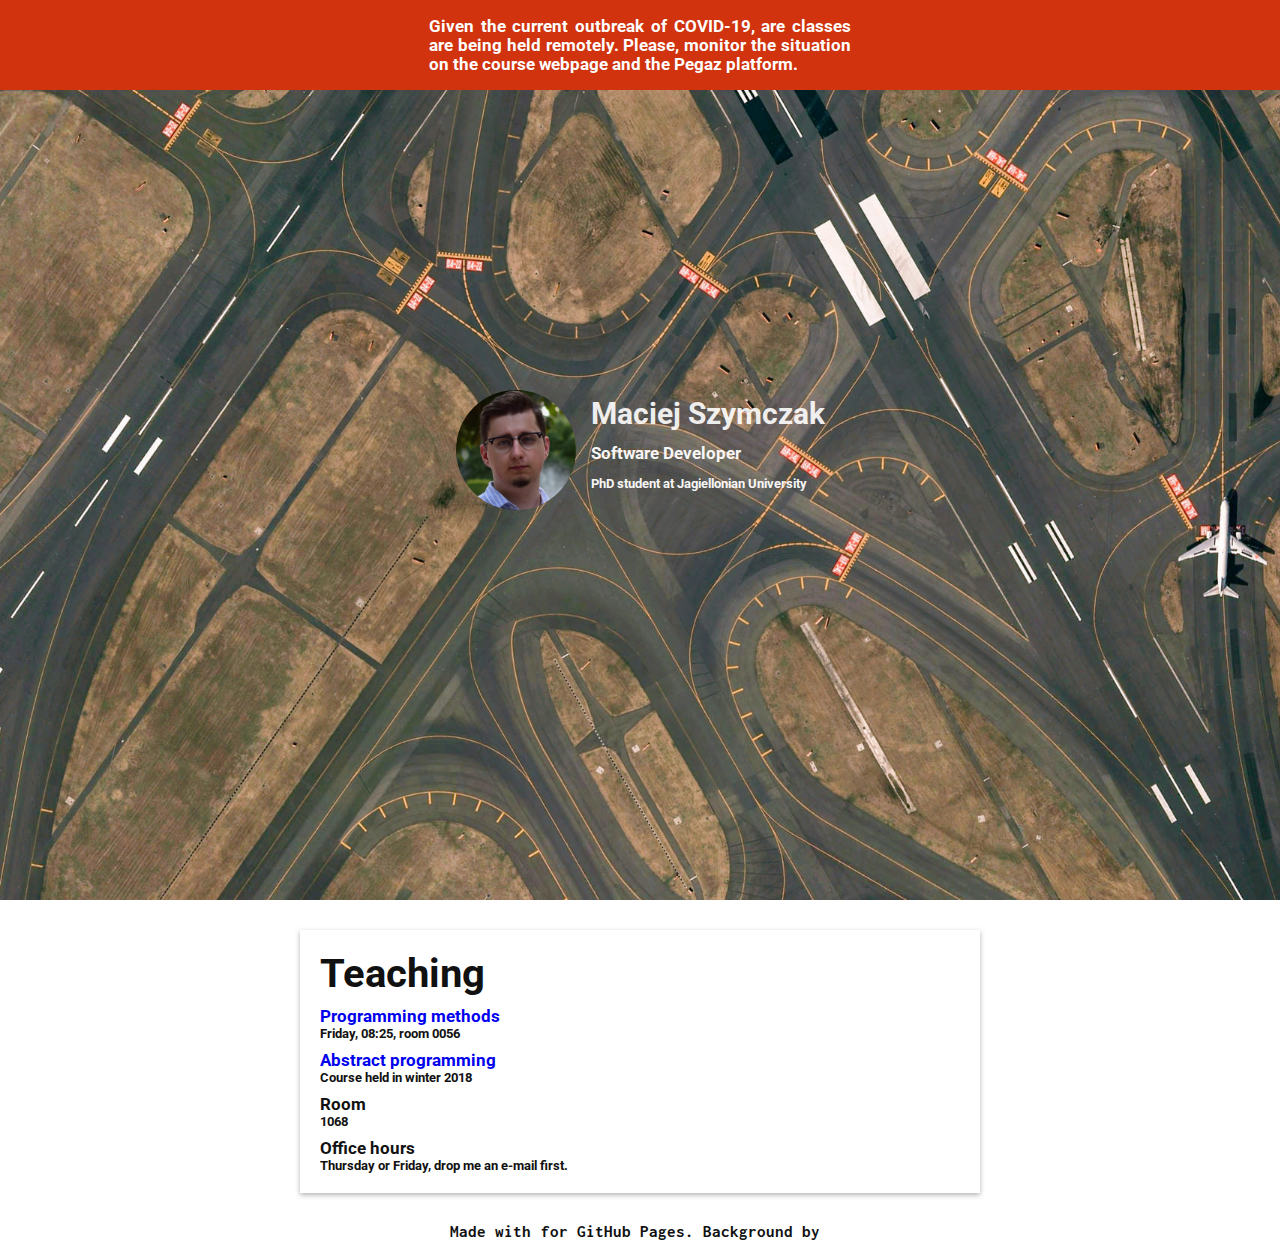
<file: index.html>
<html>
  <head>
    <title>Maciej Szymczak</title>
    <link rel="stylesheet" href="https://use.fontawesome.com/releases/v5.3.1/css/all.css" integrity="sha384-mzrmE5qonljUremFsqc01SB46JvROS7bZs3IO2EmfFsd15uHvIt+Y8vEf7N7fWAU" crossorigin="anonymous">
    <link href="https://fonts.googleapis.com/css?family=Inconsolata|Roboto" rel="stylesheet"> 
    <link href="style.css" rel="stylesheet">
    
  </head>

  <body>
    <div class="background-box">
    </div>
    <div class="overlay">
      <div class="corona">
	<div class="corona-text-box">
	  <h5 class="corona-text">Given the current outbreak of COVID-19, are classes are being held remotely. Please, monitor the situation on the course webpage and the Pegaz platform.</h5>
	</div>
      </div>
      <div class="top-box">
	<div class="row-box">
	  <div class="profile">
	    <div class="profile-pic"></div>
	    <div class="profile-data"> 
	      <h2>Maciej Szymczak</h2>
	      <h5>Software Developer</h5>
	      <h6>PhD student at Jagiellonian University</h6>
	      <div class="profile-contact">
		<a href="https://github.com/mchuck"><i class="fa-2x fab fa-github-square"></i></a>
		<a href="https://www.linkedin.com/in/maciej-szymczak/"><i class="fa-2x fab fa-linkedin"></i></a>
	      </div>
	    </div>
	  </div>
	</div>
      </div>
      <div class="hint-box">
	<i style="margin-top10px;" id="scroll-btn" class="fas fa-arrow-circle-down"></i>
      </div>
    </div>

    
    <div class="card-box">
      <div class="card">
	<h1>Teaching</h1>
	<div class="card-parahraph">
	  <a href="https://github.com/mchuck/MP/"><h5>Programming methods</h5></a>
	  <h6>Friday, 08:25, room 0056 </h6>
	</div>
	<div class="card-paragraph">
	  <a href="https://github.com/mchuck/AP"><h5>Abstract programming</h5></a>
	  <h6>Course held in winter 2018</h6>
	</div>
	<div class="card-paragraph">
	  <h5>Room</h5>
	  <h6>1068</h6>
 	</div>
	<div class="card-paragraph">
	  <h5>Office hours</h5>
	  <h6>Thursday or Friday, drop me an e-mail first.</h6>
	</div>
      </div>
      
    </div>

    <div class="card-box" id="scroll-target">
      <div class="footer">
	<h5>Made with</h5>
	<i class="fa fa-heart heart"></i>
	<h5>for GitHub Pages. Background by </h5>
	<a href="https://earthview.withgoogle.com/ota-japan-1167"><i class="fab fa-google google"></i></a>
      </div>
    </div>
    

  </body>

  <script>

    window.onload = function(){
	var btn = document.getElementById("scroll-btn");
	var target = document.getElementById("scroll-target");

	btn.addEventListener('click', function(){
	    target.scrollIntoView({behavior: 'smooth'});
	})
    }

  </script>

</html>
</file>
<file: style.css>
html, body{
    padding: 0;
    margin: 0;
    font-family: 'Roboto', sans-serif;
    color: #111;
    font-size:20px;
}

h1,h2,h3,h4,h5,h6{
    margin: 0;
    padding: 0;
    word-spacing: 0;
    text-transform: none;
}

a {
    text-decoration: none;
}

.overlay {
    color: #fff;
}

.top-box, .top-box a, .top-box h1, .top-box h2 {
    color: #fff;
    opacity:0.95;
}   

.background-box{
    background-image: url('back2.jpg');
    background-size: cover;
    height: 100%;
    width: 100%;
    position: absolute;
    z-index: -1;
}

.top-box{
    overflow: auto;
    height: 80vh;
    display: flex;
    flex-direction: column;
    justify-content: center;
}

.row-box{
    display: flex;
    flex-direction: row;
    justify-content:center;
}

@keyframes fade-in {
    from {opacity: 0}
    to {opacity: 1}
}

.profile{
    display: flex;
    flex-direction: row;
    justify-content: space-around;
    animation-name: fade-in;
    animation-duration: 1s;
}

.profile-pic{
    background-position: center;
    background-size: cover;
    background-image: url('profile.png');
    width: 120px;
    height: 120px;
    border-radius: 100%;
    margin-right: 15px;
}

.profile-data{
    display: flex;
    flex-direction: column;
    justify-content: space-around;
}

.hint-box{
    height: 10vh;
    display: flex;
    flex-direction: column;
    justify-content: center;
    align-items: center;
}

.card-box{
    display: flex;
    flex-direction: column;
    justify-content: center;
    align-items: center;
    margin-top: 30px;
}

.footer{
    display: flex;
    flex-direction: row;
    justify-content: center;
    padding-bottom: 10px;
    font-family: 'Inconsolata', monospace;
}

.card{
    max-width: 768px;
    width: 50%;
    padding: 20px;
    box-shadow: 0 2px 5px rgba(100,100,100,.49);
}

.corona {
    display: flex;
    flex-direction: column;
    justify-content: center;
    align-items: center;
    height: 10vh;
    background-color: rgba(208,51,13,1); 
}

.corona-text-box{
    padding: 10px;
    width:33%;
}

.corona-text{
    text-align: justify;
}

.card h1{
    margin-bottom:10px;
}

.heart{
    font-size: 0.8em;
    color: #f00;
    margin-left: 5px;
    margin-right: 5px;
    padding-top: 3px;
}

.google {
    font-size: 0.8em;
    color: #2eaddb;
    margin-left: 5px;
    margin-right: 5px;
    padding-top: 2px;
}

.profile-contact{
    display: flex;
}

.profile-contact i {
    margin-right: 10px;
}

.card-paragraph{
    margin-top:10px;
}

.overlay i {
    opacity: 0.5;
}

.overlay i:hover{
    opacity: inherit;
}

#scroll-btn{
    cursor: pointer;
}
</file>
